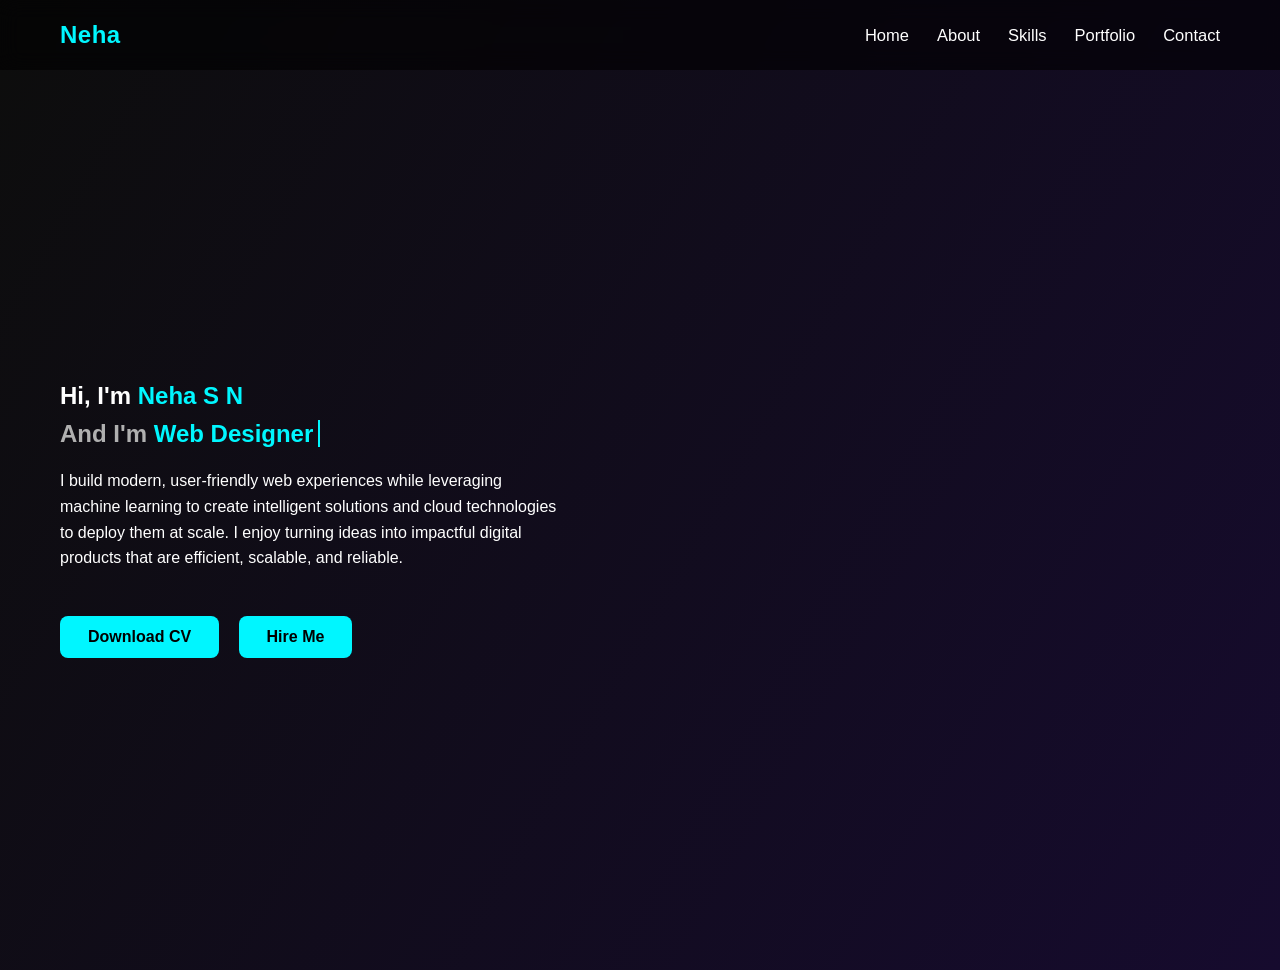
<file: index.html>
<!DOCTYPE html>
<html lang="en">
<head>
  <meta charset="UTF-8" />
  <title>Home | Portfolio</title>
  <link rel="stylesheet" href="style.css" />
</head>
<body>

  <!-- NAVBAR -->
  <nav class="navbar">
    <h2 class="logo">Neha</h2>
    <div class="nav-links">
      <a href="index.html">Home</a>
      <a href="about.html">About</a>
      <a href="skills.html">Skills</a>
      <a href="projects.html">Portfolio</a>
      <a href="contact.html">Contact</a>
    </div>
  </nav>

  <!-- HERO -->
  <section class="hero">
    <div class="hero-left">
      <h1>Hi, I'm <span>Neha S N</span></h1>
      <h2>And I'm <span class = "typing"></span></h2>
      <script>
  const roles = [
    "Web Designer",
    "Machine Learning Engineer",
    "Cloud Enthusiast"
  ];

  let roleIndex = 0;
  let charIndex = 0;
  let isDeleting = false;
  const typingElement = document.querySelector(".typing");

  function typeEffect() {
    const currentRole = roles[roleIndex];
    if (!isDeleting) {
      typingElement.textContent = currentRole.substring(0, charIndex++);
      if (charIndex > currentRole.length) {
        setTimeout(() => isDeleting = true, 1000);
      }
    } else {
      typingElement.textContent = currentRole.substring(0, charIndex--);
      if (charIndex === 0) {
        isDeleting = false;
        roleIndex = (roleIndex + 1) % roles.length;
      }
    }
    setTimeout(typeEffect, isDeleting ? 60 : 100);
  }

  typeEffect();
</script>

      <p>
       I build modern, user-friendly web experiences while leveraging machine learning to create intelligent solutions and cloud technologies to deploy them at scale. I enjoy turning ideas into impactful digital products that are efficient, scalable, and reliable.
      </p>

      <div class="hero-buttons">
        <a href="assets/NEHA S N.pdf" class="btn" download>Download CV</a>
        <a href="contact.html" class="btn secondary">Hire Me</a>
      </div>

      
    </div>
  </section>

</body>
</html>
</file>
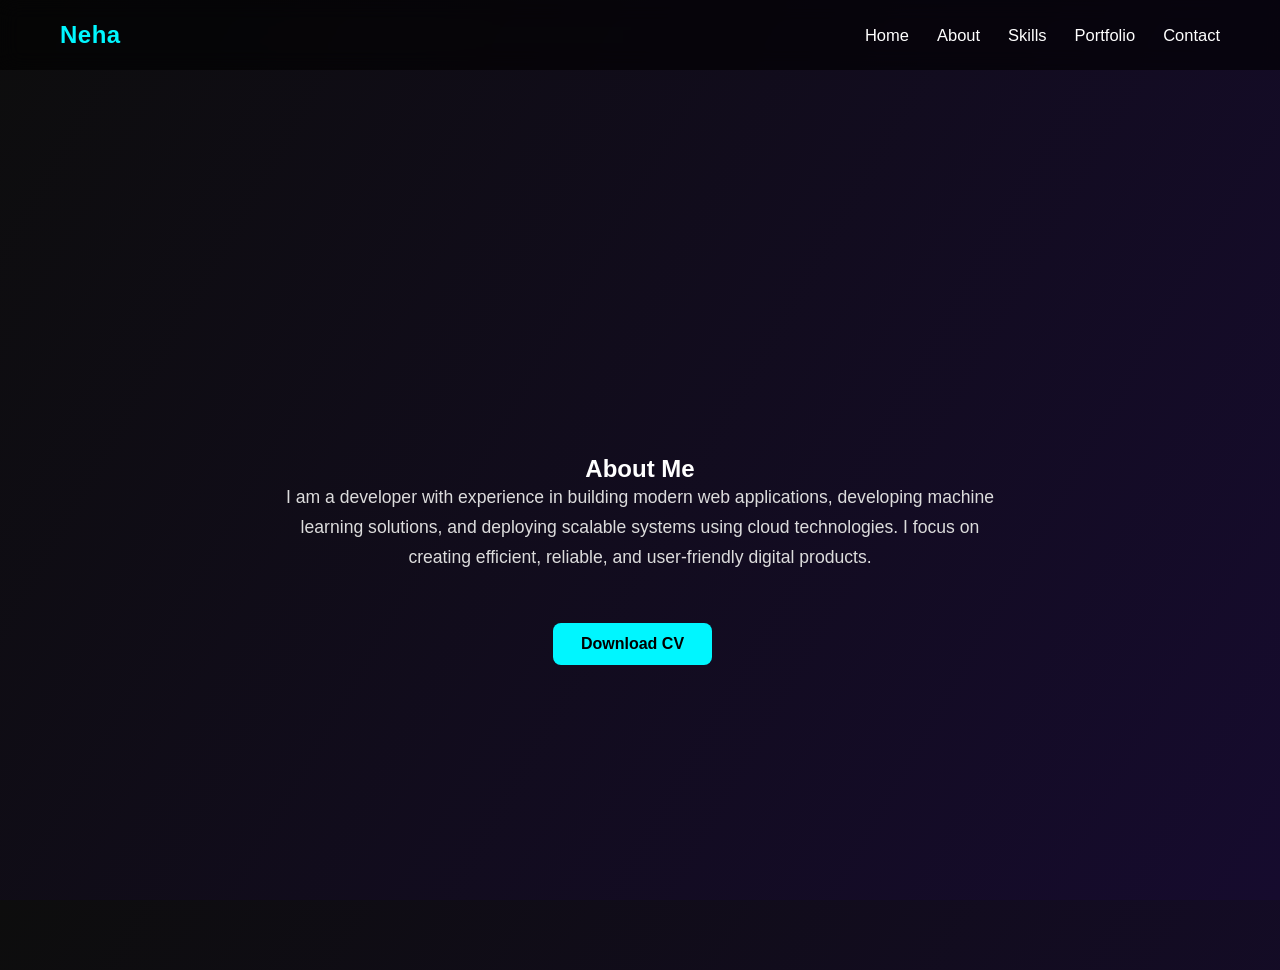
<file: about.html>
<!DOCTYPE html>
<html lang="en">
<head>
  <meta charset="UTF-8" />
  <title>Home | Portfolio</title>
  <link rel="stylesheet" href="style.css" />
</head>
<body>

  <!-- NAVBAR -->
  <nav class="navbar">
    <h2 class="logo">Neha</h2>
    <div class="nav-links">
      <a href="index.html">Home</a>
      <a href="about.html">About</a>
      <a href="skills.html">Skills</a>
      <a href="projects.html">Portfolio</a>
      <a href="contact.html">Contact</a>
    </div>
  </nav>
  <section id="about" class="about">
  <div class="about-container">
    <h1>About Me</h1>

    <p>
      I am a developer with experience in building modern web applications,
      developing machine learning solutions, and deploying scalable systems
      using cloud technologies. I focus on creating efficient, reliable, and
      user-friendly digital products.
    </p>

    <a href="assets/NEHA S N.pdf" class="btn" download>
      Download CV
    </a>
  </div>
</section>
</file>
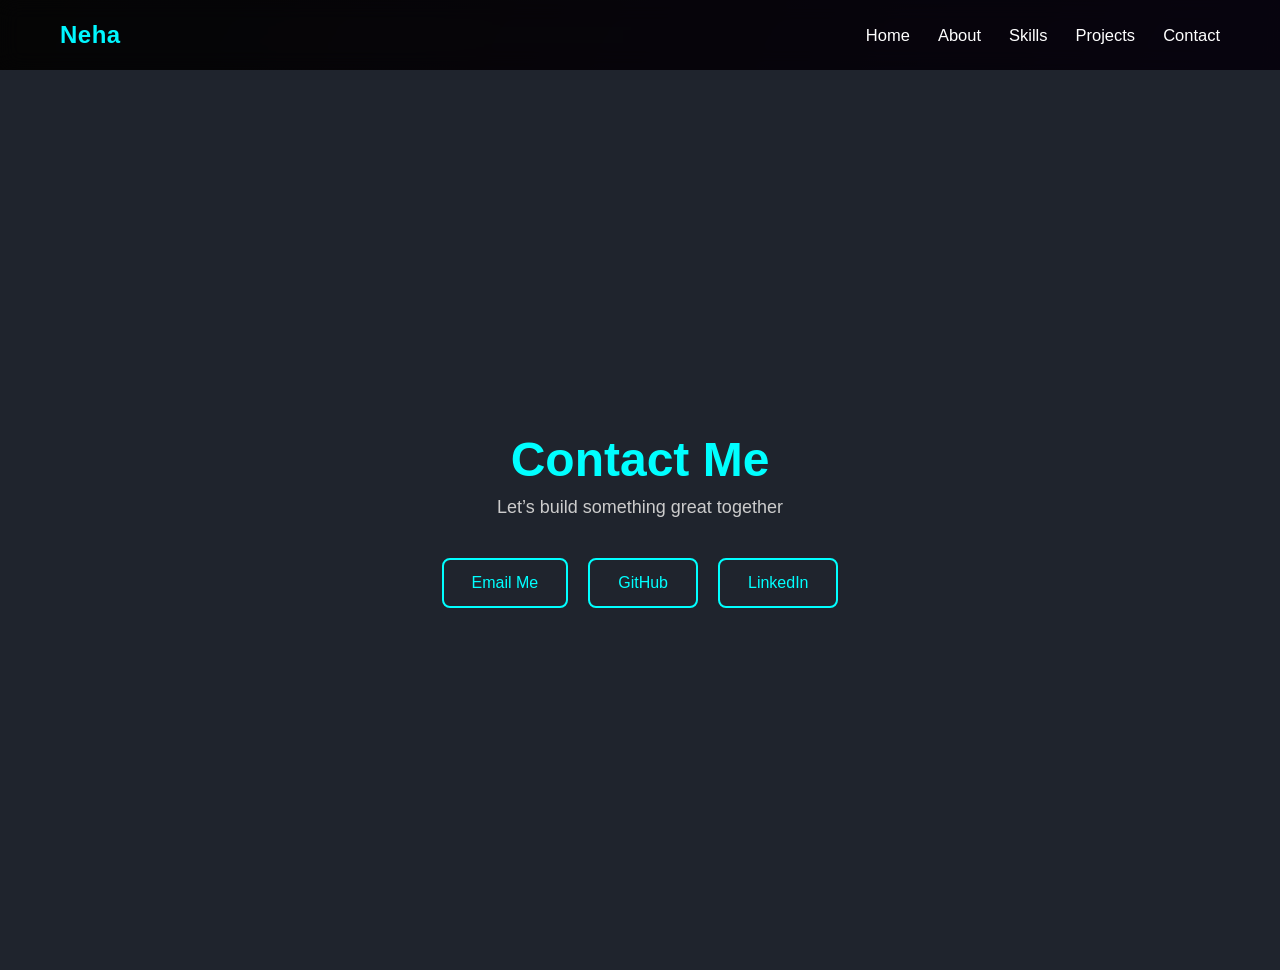
<file: contact.html>
<!DOCTYPE html>
<html>
<head>
  <title>Contact | Portfolio</title>
  <link rel="stylesheet" href="style.css">
</head>
<body>

<nav class="navbar">
  <h2 class="logo">Neha</h2>
  <div class="nav-links">
    <a href="index.html">Home</a>
     <a href="about.html">About</a>
    <a href="skills.html">Skills</a>
    <a href="projects.html">Projects</a>
    <a href="contact.html">Contact</a>
  </div>
</nav>

<section class="contact" id="contact">
  <h2>Contact Me</h2>
  <p>Let’s build something great together</p>

  <div class="contact-box">
    <a href="nehasn0405@gmail.com" class="contact-btn">Email Me</a>
    <a href="https://github.com/pluie-carino" target="_blank" class="contact-btn">GitHub</a>
    <a href="https://linkedin.com/in/nehasn0405" target="_blank" class="contact-btn">LinkedIn</a>
  </div>
</section>


</body>
</html>
</file>
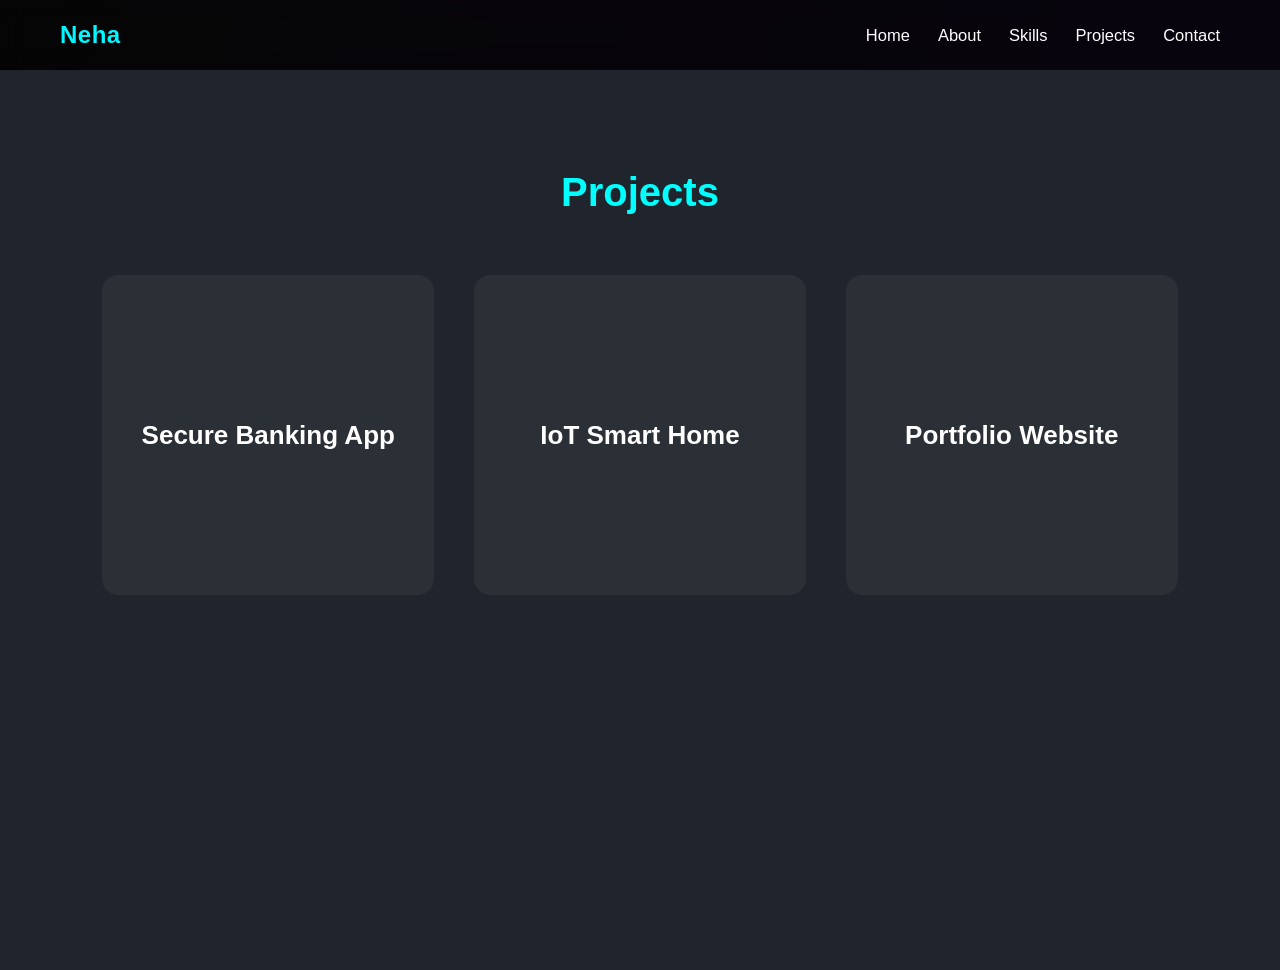
<file: projects.html>
<!DOCTYPE html>
<html>
<head>
  <title>Projects | Portfolio</title>
  <link rel="stylesheet" href="style.css">
</head>
<body>

<nav class="navbar">
  <h2 class="logo">Neha</h2>
  <div class="nav-links">
    <a href="index.html">Home</a>
    <a href="about.html">About</a>
    <a href="skills.html">Skills</a>
    <a href="projects.html">Projects</a>
    <a href="contact.html">Contact</a>
  </div>
</nav>

<section class="projects" id="projects">
  <h2 class="projects-title">Projects</h2>

  <div class="projects-grid">

    <!-- Banking App -->
    <div class="project-box">
      <div class="project-front">
        <h3>Secure Banking App</h3>
      </div>

      <div class="project-back">
        <h3>Secure Banking App</h3>
        <p>
          A full-stack banking application with secure login authentication,
          real-time balance display, and transaction management.
        </p>
        <span>HTML • CSS • JavaScript • Node.js • Express</span>
      </div>
    </div>

    <!-- IoT Project -->
    <div class="project-box">
      <div class="project-front">
        <h3>IoT Smart Home</h3>
      </div>

      <div class="project-back">
        <h3>IoT Smart Home</h3>
        <p>
          Smart home system using Arduino and sensors to monitor and control
          devices remotely.
        </p>
        <span>Arduino • Sensors • IoT</span>
      </div>
    </div>

    <!-- Portfolio -->
    <div class="project-box">
      <div class="project-front">
        <h3>Portfolio Website</h3>
      </div>

      <div class="project-back">
        <h3>Portfolio Website</h3>
        <p>
          Personal portfolio showcasing skills, projects, and contact
          information with modern UI.
        </p>
        <span>HTML • CSS • JavaScript</span>
      </div>
    </div>

  </div>
</section>


</body>
</html>
</file>
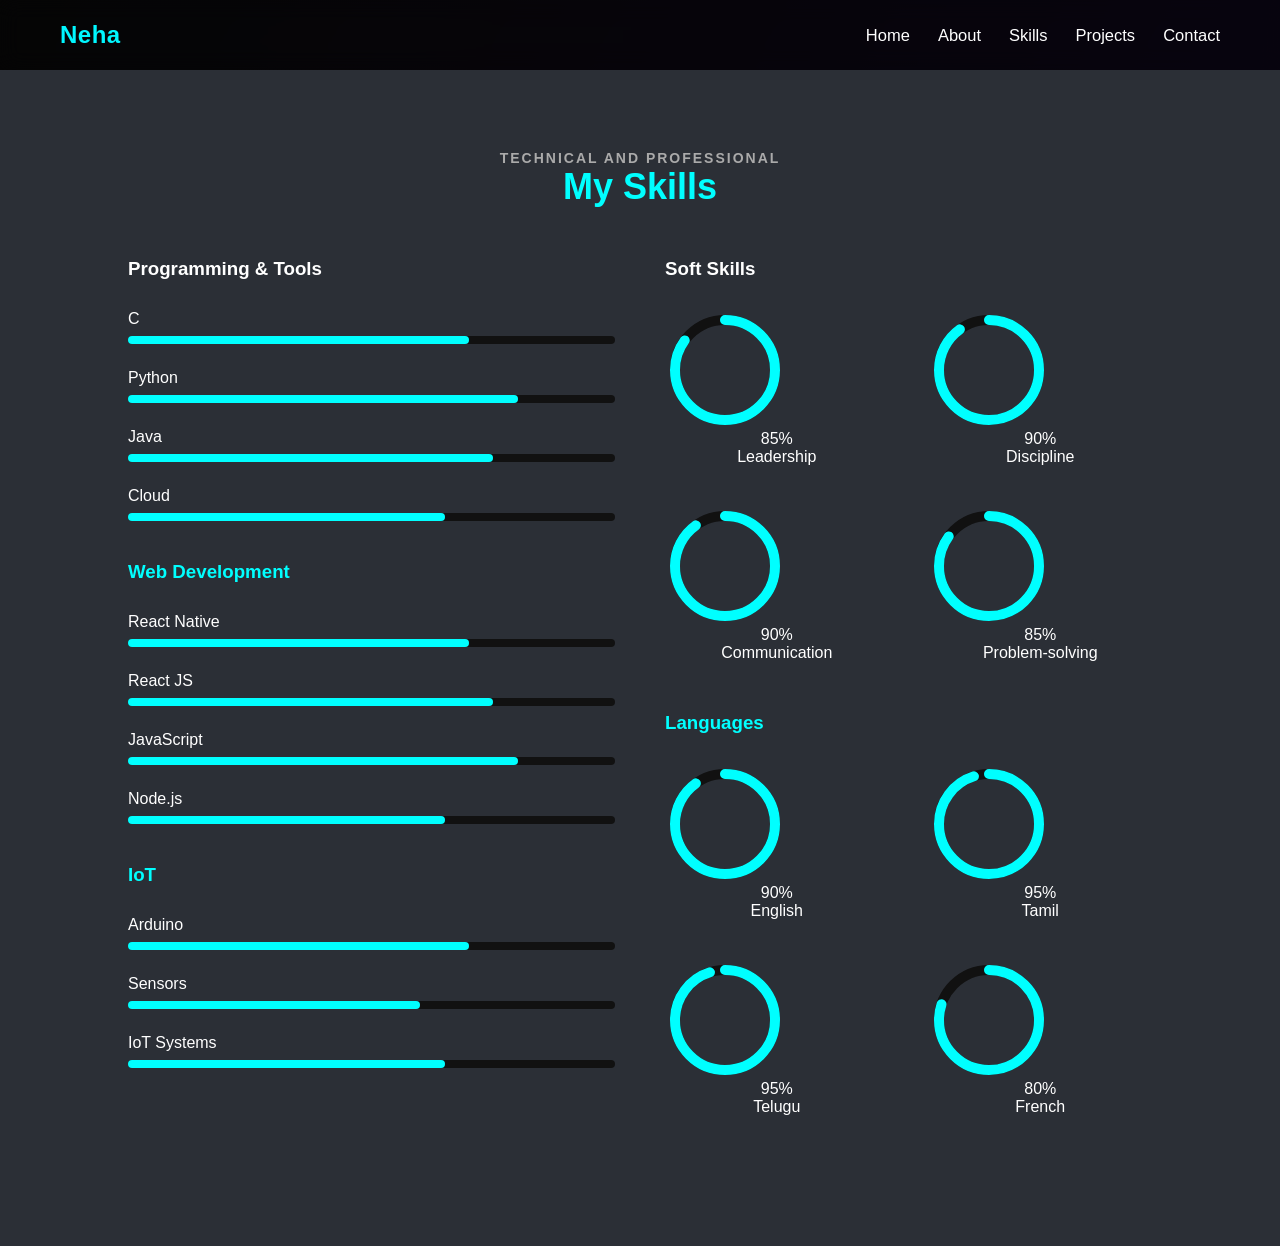
<file: skills.html>
<!DOCTYPE html>
<html>
<head>
  <title>Skills | Portfolio</title>
  <link rel="stylesheet" href="style.css">
</head>
<body>

<nav class="navbar">
  <h2 class="logo">Neha</h2>
  <div class="nav-links">
    <a href="index.html">Home</a>
     <a href="about.html">About</a>
    <a href="skills.html">Skills</a>
    <a href="projects.html">Projects</a>
    <a href="contact.html">Contact</a>
  </div>
</nav>

<section class="skills" id="skills">
  <h3 class="skills-subtitle">TECHNICAL AND PROFESSIONAL</h3>
  <h2 class="skills-title">My Skills</h2>

  <div class="skills-container">

    <!-- LEFT SIDE -->
    <div class="technical-skills">

      <h3>Programming & Tools</h3>

      <div class="skill">
        <span>C</span>
        <div class="bar"><div class="progress c"></div></div>
      </div>

      <div class="skill">
        <span>Python</span>
        <div class="bar"><div class="progress python"></div></div>
      </div>

      <div class="skill">
        <span>Java</span>
        <div class="bar"><div class="progress java"></div></div>
      </div>

      <div class="skill">
        <span>Cloud</span>
        <div class="bar"><div class="progress cloud"></div></div>
      </div>

      <h3 class="group-title">Web Development</h3>

      <div class="skill">
        <span>React Native</span>
        <div class="bar"><div class="progress react-native"></div></div>
      </div>

      <div class="skill">
        <span>React JS</span>
        <div class="bar"><div class="progress react"></div></div>
      </div>

      <div class="skill">
        <span>JavaScript</span>
        <div class="bar"><div class="progress js"></div></div>
      </div>

      <div class="skill">
        <span>Node.js</span>
        <div class="bar"><div class="progress node"></div></div>
      </div>

      <h3 class="group-title">IoT</h3>

      <div class="skill">
        <span>Arduino</span>
        <div class="bar"><div class="progress arduino"></div></div>
      </div>

      <div class="skill">
        <span>Sensors</span>
        <div class="bar"><div class="progress sensors"></div></div>
      </div>

      <div class="skill">
        <span>IoT Systems</span>
        <div class="bar"><div class="progress iot"></div></div>
      </div>

    </div>

    <!-- RIGHT SIDE -->
    <div class="professional-skills">

      <h3>Soft Skills</h3>

      <div class="circle-container">
        <div class="circle">
          <svg>
            <circle cx="60" cy="60" r="50"></circle>
            <circle cx="60" cy="60" r="50" style="--percent:85;"></circle>
          </svg>
          <span>85%</span>
          <p>Leadership</p>
        </div>

        <div class="circle">
          <svg>
            <circle cx="60" cy="60" r="50"></circle>
            <circle cx="60" cy="60" r="50" style="--percent:90;"></circle>
          </svg>
          <span>90%</span>
          <p>Discipline</p>
        </div>

        <div class="circle">
          <svg>
            <circle cx="60" cy="60" r="50"></circle>
            <circle cx="60" cy="60" r="50" style="--percent:90;"></circle>
          </svg>
          <span>90%</span>
          <p>Communication</p>
        </div>

        <div class="circle">
          <svg>
            <circle cx="60" cy="60" r="50"></circle>
            <circle cx="60" cy="60" r="50" style="--percent:85;"></circle>
          </svg>
          <span>85%</span>
          <p>Problem-solving</p>
        </div>
      </div>

      <h3 class="group-title">Languages</h3>

      <div class="circle-container">
        <div class="circle">
          <svg>
            <circle cx="60" cy="60" r="50"></circle>
            <circle cx="60" cy="60" r="50" style="--percent:90;"></circle>
          </svg>
          <span>90%</span>
          <p>English</p>
        </div>

        <div class="circle">
          <svg>
            <circle cx="60" cy="60" r="50"></circle>
            <circle cx="60" cy="60" r="50" style="--percent:95;"></circle>
          </svg>
          <span>95%</span>
          <p>Tamil</p>
        </div>

        <div class="circle">
          <svg>
            <circle cx="60" cy="60" r="50"></circle>
            <circle cx="60" cy="60" r="50" style="--percent:95;"></circle>
          </svg>
          <span>95%</span>
          <p>Telugu</p>
        </div>

        <div class="circle">
          <svg>
            <circle cx="60" cy="60" r="50"></circle>
            <circle cx="60" cy="60" r="50" style="--percent:80;"></circle>
          </svg>
          <span>80%</span>
          <p>French</p>
        </div>
      </div>

    </div>
  </div>
</section>



</body>
</html>
</file>
<file: style.css>
* {
  margin: 0;
  padding: 0;
  box-sizing: border-box;
  font-family: Arial, sans-serif;
}

body {
  background: #0d0d0d;
  color: white;
  background: linear-gradient(120deg, #0d0d0d, #160b2e);
}
html, body {
  width: 100%;
  height: 100%;
  margin: 0;
  padding: 0;
}
.main {
    min-height: 100vh;
}

/* NAVBAR */
.navbar {
  display: flex;
  justify-content: space-between;
  padding: 0 60px;
  height: 70px;
  align-items: center;
  background: rgba(0,0,0,0.6);
  backdrop-filter: blur(10px);

}

.logo {
    font-size: 24px;
    font-weight: 700;
    color: #00f7ff;
    letter-spacing: 0.5px;
}

.nav-links {
  display: flex;
  gap: 28px;
}

.nav-links a {
  font-size: 16.5px;            /* slightly bigger */
  font-weight: 500;
  color: #ffffff;
  text-decoration: none;
  position: relative;
  transition: color 0.3s ease;
}
.nav-links a::after {
  content: "";
  position: absolute;
  left: 0;
  bottom: -6px;
  width: 0%;
  height: 2px;
  background: #00f5ff;
  transition: width 0.3s ease;
}

.nav-links a:hover {
  color: #00f5ff;
}

.nav-links a:hover::after {
  width: 100%;
}


/* HERO */
.hero {
  display: flex;
  justify-content: space-between;
  align-items: center;
  padding: 80px 60px;
  width: 100%;
  min-height: 100vh;
}

.hero span {
  color: #00f7ff;
}

.hero h3 {
  margin: 10px 0;
  color: #b0b0b0;
}

.btn {
  display: inline-block;
  margin-top: 20px;
  padding: 12px 24px;
  background: #00f7ff;
  color: black;
  text-decoration: none;
}
/* SECTIONS */
.section {
  padding: 60px;
}

.dark {
  background: #161616;
}

.skills {
  background: #2b2f36;
  padding: 80px 10%;
  color: white;
}

.skills-subtitle {
  text-align: center;
  color: #aaa;
  font-size: 14px;
  letter-spacing: 2px;
}

.skills-title {
  text-align: center;
  color: #00ffff;
  font-size: 36px;
  margin-bottom: 50px;
}

/* Layout */
.skills-container {
  display: grid;
  grid-template-columns: 1fr 1fr;
  gap: 50px;
}

/* LEFT SIDE */
.technical-skills h3,
.professional-skills h3 {
  margin-bottom: 30px;
}

.skill {
  margin-bottom: 25px;
}

.skill span {
  display: block;
  margin-bottom: 8px;
}

.bar {
  position: relative;
  height: 8px;
  background: #111;
  border-radius: 10px;
}

.progress {
  height: 100%;
  background: #00ffff;
  border-radius: 10px;
}

.percent {
  position: absolute;
  right: 0;
  top: -22px;
  font-size: 12px;
}

/* Skill widths */
.html { width: 72%; }
.figma { width: 90%; }
.js { width: 80%; }
.css { width: 62%; }

/* RIGHT SIDE */
.circle-container {
  display: grid;
  grid-template-columns: repeat(2, 1fr);
  gap: 40px;
  margin-bottom: 50px;
}

.circle {
  display:flex;
  flex-direction: column;
  text-align: center;
}

.circle svg {
  width: 120px;
  height: 120px;
  transform: rotate(-90deg);
}

.circle circle {
  fill: none;
  stroke-width: 10;
  stroke: #111;
}

.circle circle:nth-child(2) {
  stroke: #00ffff;
  stroke-dasharray: 314;
  stroke-dashoffset: calc(314 - (314 * var(--percent)) / 100);
  stroke-linecap: round;
}


/* Text BELOW circle */
.circle-text {
  margin-top: 10px;
  text-align: center;
}

.circle-text .label {
  font-size: 14px;
  margin-bottom: 4px;
}

.circle-text .percent-text {
  font-size: 16px;
  font-weight: bold;
  color: #00ffff;
}

/* Section headings */
.professional-skills h3 {
  margin-bottom: 30px;
}
/* Skill widths */
.c { width: 70%; }
.python { width: 80%; }
.java { width: 75%; }
.cloud { width: 65%; }

.react-native { width: 70%; }
.react { width: 75%; }
.js { width: 80%; }
.node { width: 65%; }

.arduino { width: 70%; }
.sensors { width: 60%; }
.iot { width: 65%; }

.group-title {
  margin-top: 40px;
  color: #00ffff;
}
.projects {
  background: #1f242d;
  padding: 100px 8%;
  min-height: 100vh;
}

.projects-title {
  text-align: center;
  font-size: 40px;
  color: #00ffff;
  margin-bottom: 60px;
}

/* Grid */
.projects-grid {
  display: grid;
  grid-template-columns: repeat(auto-fit, minmax(280px, 1fr));
  gap: 40px;
}

/* Project box */
.project-box {
  position: relative;
  height: 320px;
  background: #2b2f36;
  border-radius: 16px;
  overflow: hidden;
  cursor: pointer;
  transition: 0.4s ease;
}

/* Front */
.project-front,
.project-back {
  position: absolute;
  inset: 0;
  display: flex;
  flex-direction: column;
  justify-content: center;
  align-items: center;
  padding: 30px;
  text-align: center;
  transition: 0.4s ease;
}

/* Front text */
.project-front h3 {
  font-size: 26px;
  color: white;
}

/* Back */
.project-back {
  background: linear-gradient(135deg, #00ffff, #00bcd4);
  color: #000;
  opacity: 0;
  transform: scale(0.9);
}

.project-back h3 {
  font-size: 22px;
  margin-bottom: 15px;
}

.project-back p {
  font-size: 14px;
  margin-bottom: 15px;
}

.project-back span {
  font-size: 13px;
  font-weight: 600;
}

/* Hover effect */
.project-box:hover {
  box-shadow: 0 0 30px rgba(0, 255, 255, 0.6);
  transform: translateY(-10px);
}

.project-box:hover .project-front {
  opacity: 0;
}

.project-box:hover .project-back {
  opacity: 1;
  transform: scale(1);
}
.contact {
  min-height: 100vh;
  background: #1f242d;
  display: flex;
  flex-direction: column;
  justify-content: center;
  align-items: center;
  text-align: center;
  padding: 0 20px;
}

.contact h2 {
  font-size: 48px;
  color: #00ffff;
  margin-bottom: 10px;
}

.contact p {
  font-size: 18px;
  color: #ccc;
  margin-bottom: 40px;
}

.contact-box {
  display: flex;
  gap: 20px;
  flex-wrap: wrap;
  justify-content: center;
}

.contact-btn {
  padding: 14px 28px;
  border: 2px solid #00ffff;
  border-radius: 8px;
  color: #00ffff;
  text-decoration: none;
  font-size: 16px;
  transition: 0.3s;
}

.contact-btn:hover {
  background: #00ffff;
  color: #000;
  box-shadow: 0 0 20px rgba(0, 255, 255, 0.6);
}
/* FOOTER */
footer {
  text-align: center;
  padding: 20px;
  background: #000;
}
/* HERO ADVANCED */
.hero {
  display: flex;
  justify-content: space-between;
  align-items: center;
  padding: 90px 60px;
  background: linear-gradient(120deg, #0d0d0d, #160b2e);
}

.hero-left {
  max-width: 500px;
}

.hero-left h1 span {
  color: #00f7ff;
}

.hero-left h2 {
  margin: 10px 0;
  color: #b0b0b0;
}

.hero-left p {
  margin: 20px 0;
  line-height: 1.6;
}

.hero-buttons {
  margin-top: 25px;
}

.btn {
  padding: 12px 24px;
  text-decoration: none;
  border-radius: 6px;
  margin-right: 15px;
}

.secondary {
   background: #00f7ff;
  color: black;
}

/* RIGHT SIDE */
.hero-right {
  position: relative;
}

.hero-right img {
  width: 260px;
  border-radius: 10px;
  position: relative;
  z-index: 2;
}


.typing {
  color: #00f7ff;
  border-right: 2px solid #00f7ff;
  padding-right: 5px;
  animation: blink 0.7s infinite;
}
.about {
  min-height: 100vh;
  display: flex;
  align-items: center;
  justify-content: center;
  padding-top: 80px; /* space for navbar */
}
.about-container {
  max-width: 800px;
  text-align: center;
  padding: 40px;
}
.about h2 {
  font-size: 2.8rem;
  margin-bottom: 20px;
  color: #00f6ff;
}

.about p {
  font-size: 1.1rem;
  line-height: 1.7;
  margin-bottom: 30px;
  color: #dcdcdc;
}
/* Assuming this is your about section container */
.about-section {
  display: flex;           /* enable flexbox */
  flex-direction: column;  /* stack items vertically */
  justify-content: center; /* center vertically */
  align-items: center;     /* center horizontally */
  min-height: 100vh;       /* make section full height of viewport */
  text-align: center;      /* center text */
}

.btn {
  padding: 12px 28px;
  background: #00f6ff;
  color: #000;
  border-radius: 8px;
  text-decoration: none;
  font-weight: 600;
}


@keyframes blink {
  50% { border-color: transparent; }
}
</file>
